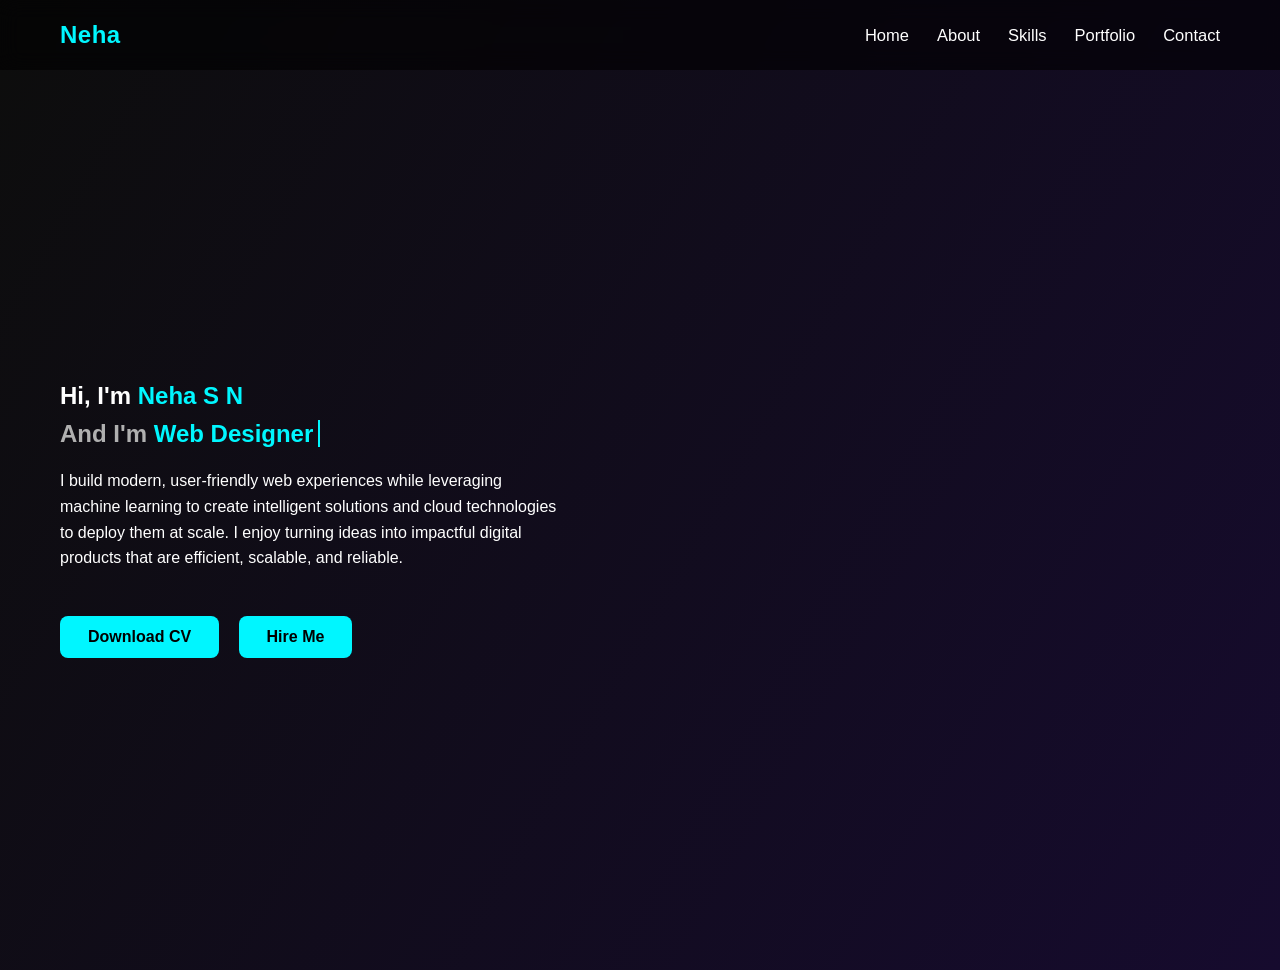
<file: index.html>
<!DOCTYPE html>
<html lang="en">
<head>
  <meta charset="UTF-8" />
  <title>Home | Portfolio</title>
  <link rel="stylesheet" href="style.css" />
</head>
<body>

  <!-- NAVBAR -->
  <nav class="navbar">
    <h2 class="logo">Neha</h2>
    <div class="nav-links">
      <a href="index.html">Home</a>
      <a href="about.html">About</a>
      <a href="skills.html">Skills</a>
      <a href="projects.html">Portfolio</a>
      <a href="contact.html">Contact</a>
    </div>
  </nav>

  <!-- HERO -->
  <section class="hero">
    <div class="hero-left">
      <h1>Hi, I'm <span>Neha S N</span></h1>
      <h2>And I'm <span class = "typing"></span></h2>
      <script>
  const roles = [
    "Web Designer",
    "Machine Learning Engineer",
    "Cloud Enthusiast"
  ];

  let roleIndex = 0;
  let charIndex = 0;
  let isDeleting = false;
  const typingElement = document.querySelector(".typing");

  function typeEffect() {
    const currentRole = roles[roleIndex];
    if (!isDeleting) {
      typingElement.textContent = currentRole.substring(0, charIndex++);
      if (charIndex > currentRole.length) {
        setTimeout(() => isDeleting = true, 1000);
      }
    } else {
      typingElement.textContent = currentRole.substring(0, charIndex--);
      if (charIndex === 0) {
        isDeleting = false;
        roleIndex = (roleIndex + 1) % roles.length;
      }
    }
    setTimeout(typeEffect, isDeleting ? 60 : 100);
  }

  typeEffect();
</script>

      <p>
       I build modern, user-friendly web experiences while leveraging machine learning to create intelligent solutions and cloud technologies to deploy them at scale. I enjoy turning ideas into impactful digital products that are efficient, scalable, and reliable.
      </p>

      <div class="hero-buttons">
        <a href="assets/NEHA S N.pdf" class="btn" download>Download CV</a>
        <a href="contact.html" class="btn secondary">Hire Me</a>
      </div>

      
    </div>
  </section>

</body>
</html>
</file>
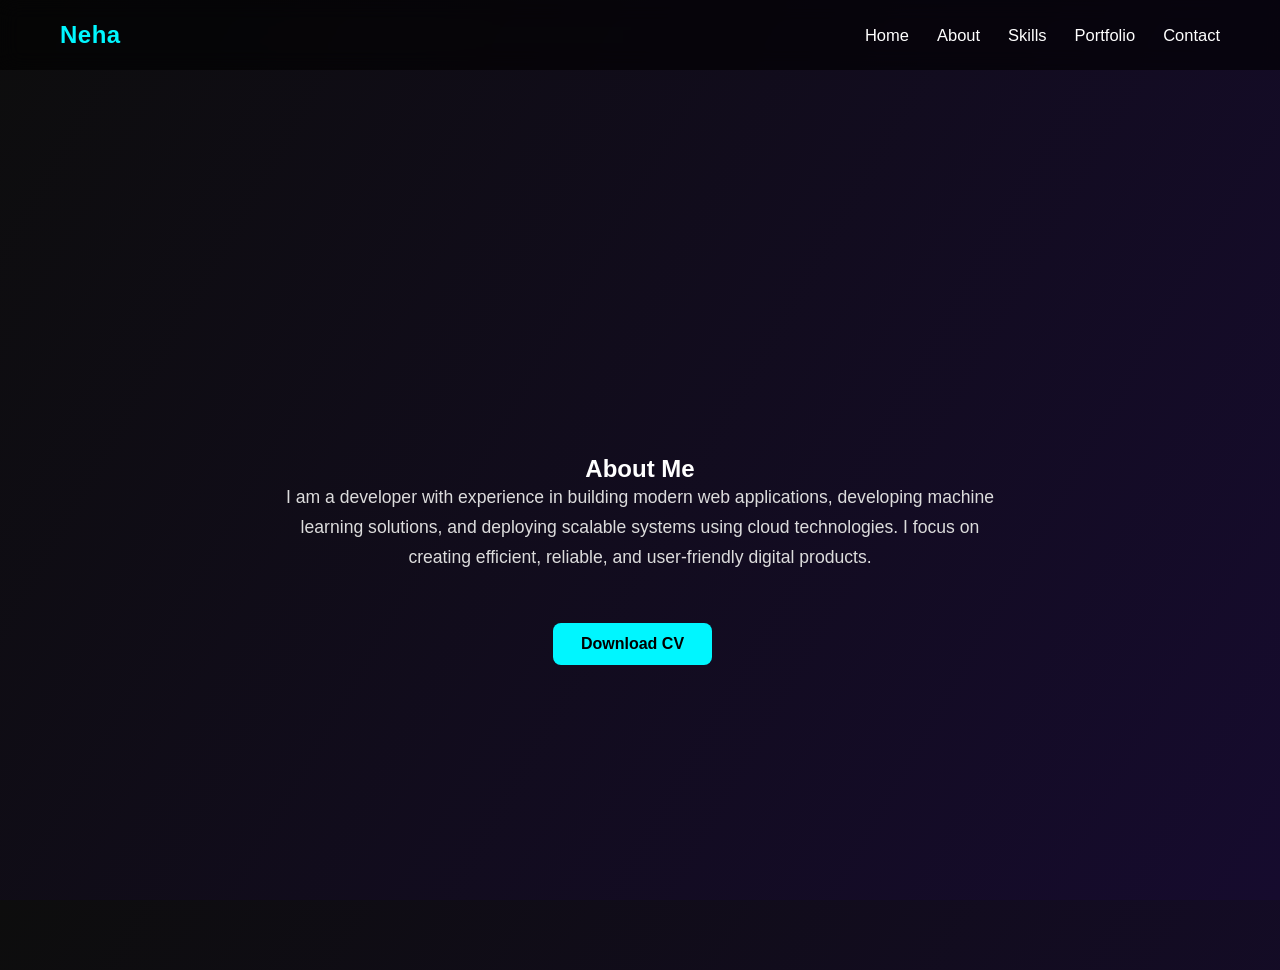
<file: about.html>
<!DOCTYPE html>
<html lang="en">
<head>
  <meta charset="UTF-8" />
  <title>Home | Portfolio</title>
  <link rel="stylesheet" href="style.css" />
</head>
<body>

  <!-- NAVBAR -->
  <nav class="navbar">
    <h2 class="logo">Neha</h2>
    <div class="nav-links">
      <a href="index.html">Home</a>
      <a href="about.html">About</a>
      <a href="skills.html">Skills</a>
      <a href="projects.html">Portfolio</a>
      <a href="contact.html">Contact</a>
    </div>
  </nav>
  <section id="about" class="about">
  <div class="about-container">
    <h1>About Me</h1>

    <p>
      I am a developer with experience in building modern web applications,
      developing machine learning solutions, and deploying scalable systems
      using cloud technologies. I focus on creating efficient, reliable, and
      user-friendly digital products.
    </p>

    <a href="assets/NEHA S N.pdf" class="btn" download>
      Download CV
    </a>
  </div>
</section>
</file>
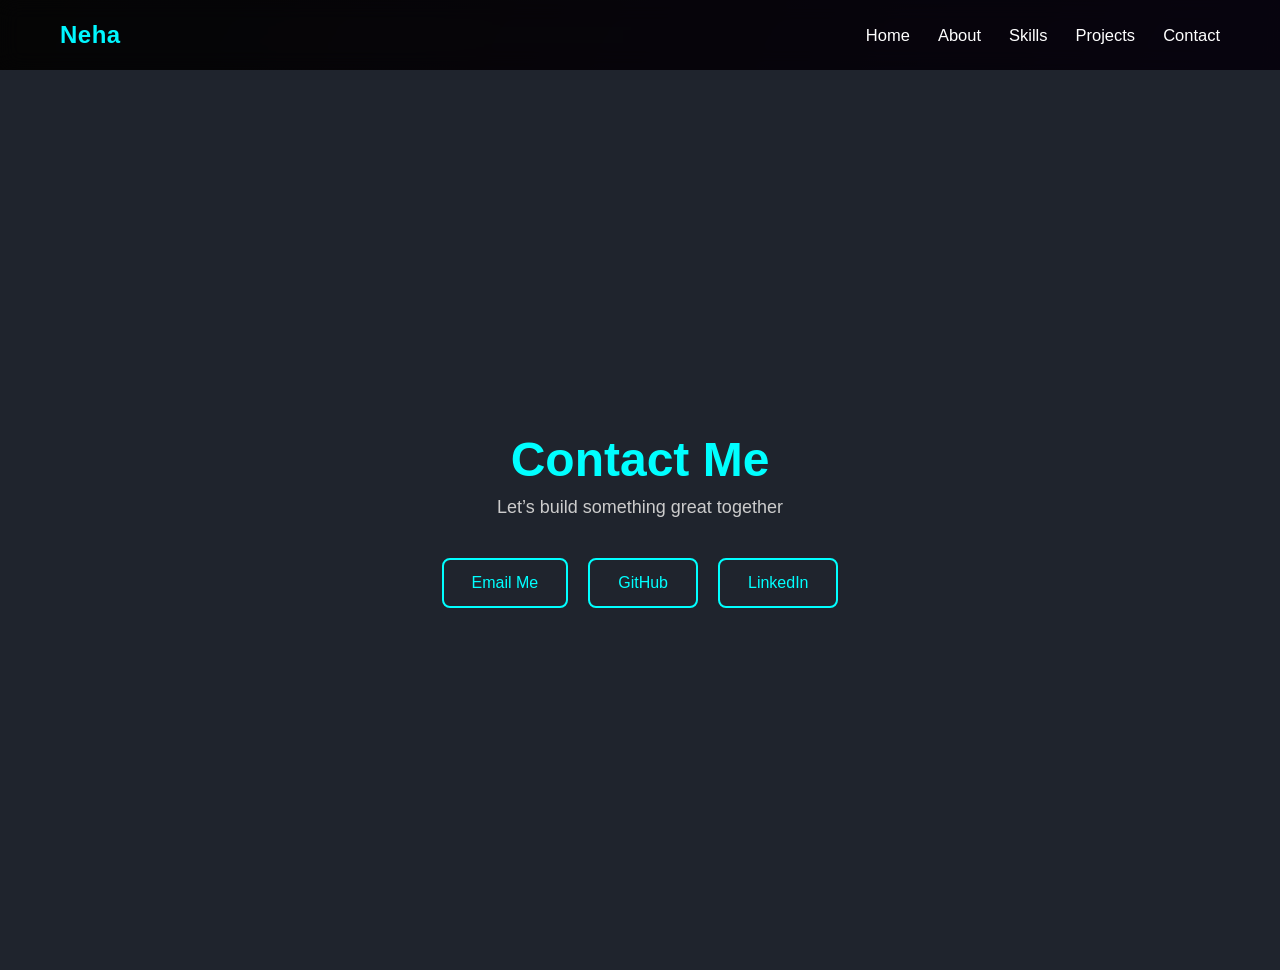
<file: contact.html>
<!DOCTYPE html>
<html>
<head>
  <title>Contact | Portfolio</title>
  <link rel="stylesheet" href="style.css">
</head>
<body>

<nav class="navbar">
  <h2 class="logo">Neha</h2>
  <div class="nav-links">
    <a href="index.html">Home</a>
     <a href="about.html">About</a>
    <a href="skills.html">Skills</a>
    <a href="projects.html">Projects</a>
    <a href="contact.html">Contact</a>
  </div>
</nav>

<section class="contact" id="contact">
  <h2>Contact Me</h2>
  <p>Let’s build something great together</p>

  <div class="contact-box">
    <a href="nehasn0405@gmail.com" class="contact-btn">Email Me</a>
    <a href="https://github.com/pluie-carino" target="_blank" class="contact-btn">GitHub</a>
    <a href="https://linkedin.com/in/nehasn0405" target="_blank" class="contact-btn">LinkedIn</a>
  </div>
</section>


</body>
</html>
</file>
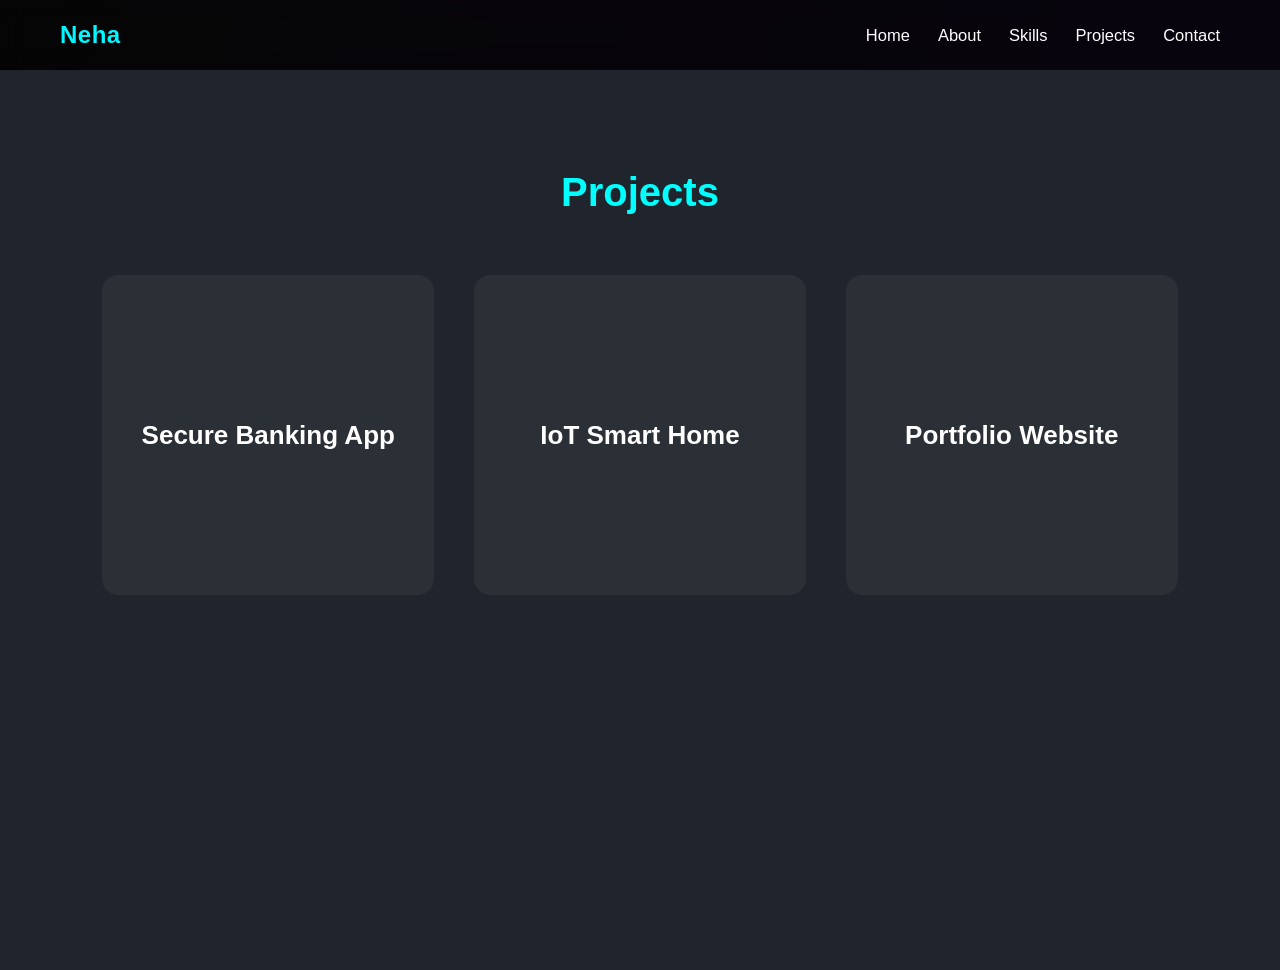
<file: projects.html>
<!DOCTYPE html>
<html>
<head>
  <title>Projects | Portfolio</title>
  <link rel="stylesheet" href="style.css">
</head>
<body>

<nav class="navbar">
  <h2 class="logo">Neha</h2>
  <div class="nav-links">
    <a href="index.html">Home</a>
    <a href="about.html">About</a>
    <a href="skills.html">Skills</a>
    <a href="projects.html">Projects</a>
    <a href="contact.html">Contact</a>
  </div>
</nav>

<section class="projects" id="projects">
  <h2 class="projects-title">Projects</h2>

  <div class="projects-grid">

    <!-- Banking App -->
    <div class="project-box">
      <div class="project-front">
        <h3>Secure Banking App</h3>
      </div>

      <div class="project-back">
        <h3>Secure Banking App</h3>
        <p>
          A full-stack banking application with secure login authentication,
          real-time balance display, and transaction management.
        </p>
        <span>HTML • CSS • JavaScript • Node.js • Express</span>
      </div>
    </div>

    <!-- IoT Project -->
    <div class="project-box">
      <div class="project-front">
        <h3>IoT Smart Home</h3>
      </div>

      <div class="project-back">
        <h3>IoT Smart Home</h3>
        <p>
          Smart home system using Arduino and sensors to monitor and control
          devices remotely.
        </p>
        <span>Arduino • Sensors • IoT</span>
      </div>
    </div>

    <!-- Portfolio -->
    <div class="project-box">
      <div class="project-front">
        <h3>Portfolio Website</h3>
      </div>

      <div class="project-back">
        <h3>Portfolio Website</h3>
        <p>
          Personal portfolio showcasing skills, projects, and contact
          information with modern UI.
        </p>
        <span>HTML • CSS • JavaScript</span>
      </div>
    </div>

  </div>
</section>


</body>
</html>
</file>
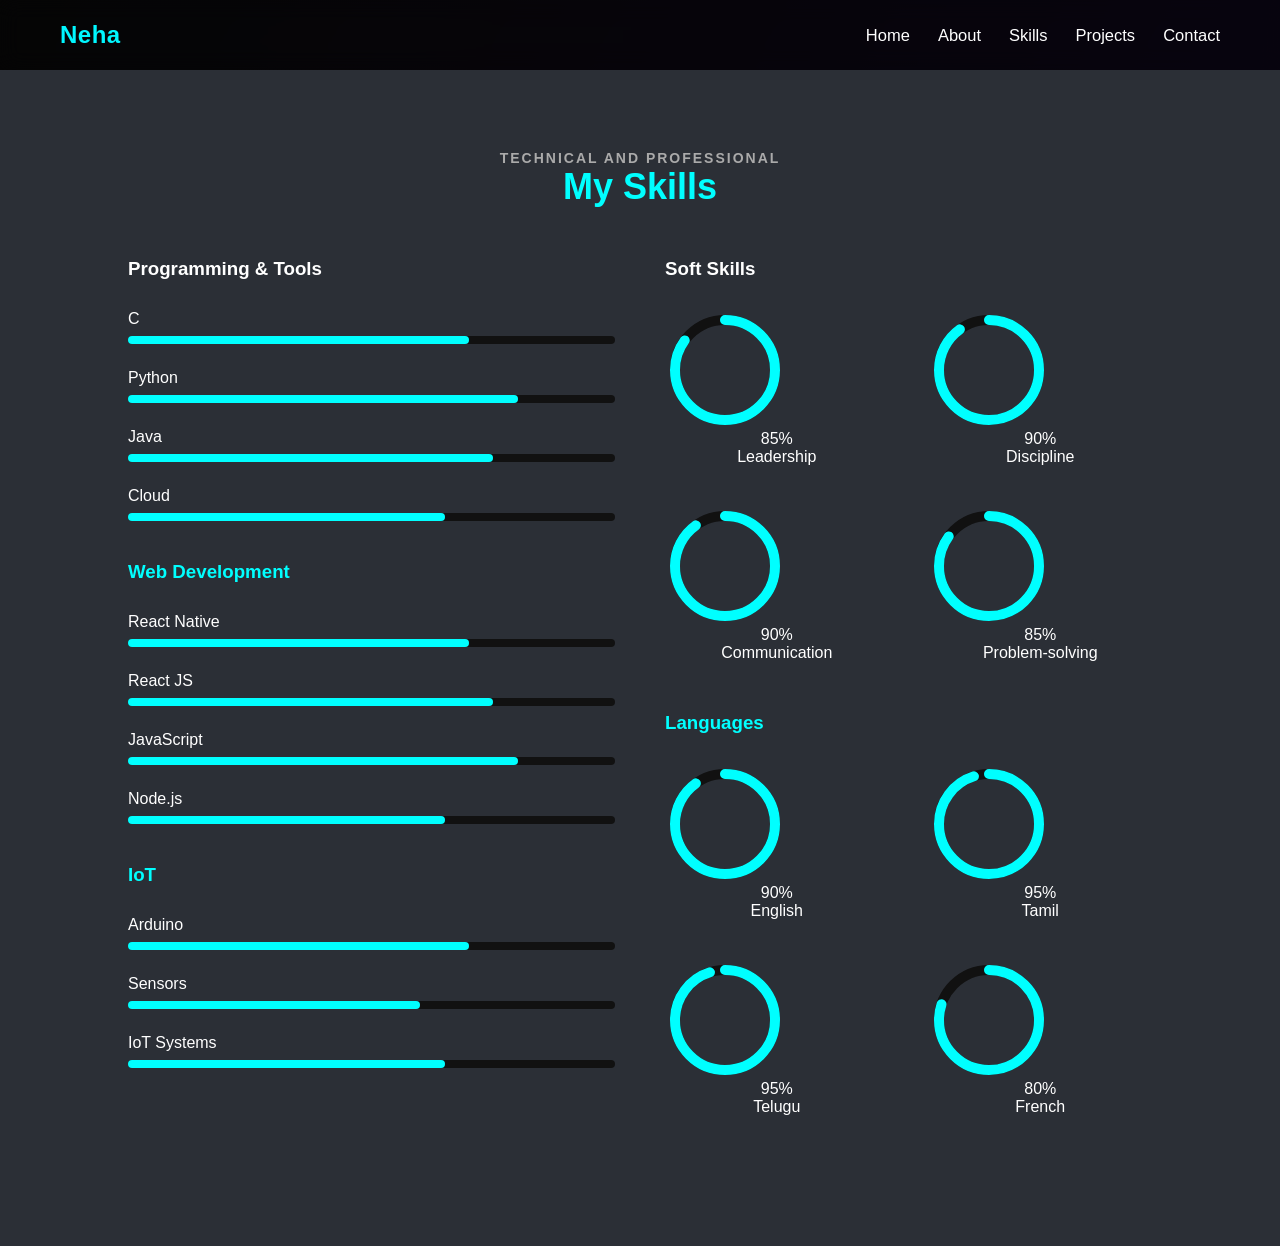
<file: skills.html>
<!DOCTYPE html>
<html>
<head>
  <title>Skills | Portfolio</title>
  <link rel="stylesheet" href="style.css">
</head>
<body>

<nav class="navbar">
  <h2 class="logo">Neha</h2>
  <div class="nav-links">
    <a href="index.html">Home</a>
     <a href="about.html">About</a>
    <a href="skills.html">Skills</a>
    <a href="projects.html">Projects</a>
    <a href="contact.html">Contact</a>
  </div>
</nav>

<section class="skills" id="skills">
  <h3 class="skills-subtitle">TECHNICAL AND PROFESSIONAL</h3>
  <h2 class="skills-title">My Skills</h2>

  <div class="skills-container">

    <!-- LEFT SIDE -->
    <div class="technical-skills">

      <h3>Programming & Tools</h3>

      <div class="skill">
        <span>C</span>
        <div class="bar"><div class="progress c"></div></div>
      </div>

      <div class="skill">
        <span>Python</span>
        <div class="bar"><div class="progress python"></div></div>
      </div>

      <div class="skill">
        <span>Java</span>
        <div class="bar"><div class="progress java"></div></div>
      </div>

      <div class="skill">
        <span>Cloud</span>
        <div class="bar"><div class="progress cloud"></div></div>
      </div>

      <h3 class="group-title">Web Development</h3>

      <div class="skill">
        <span>React Native</span>
        <div class="bar"><div class="progress react-native"></div></div>
      </div>

      <div class="skill">
        <span>React JS</span>
        <div class="bar"><div class="progress react"></div></div>
      </div>

      <div class="skill">
        <span>JavaScript</span>
        <div class="bar"><div class="progress js"></div></div>
      </div>

      <div class="skill">
        <span>Node.js</span>
        <div class="bar"><div class="progress node"></div></div>
      </div>

      <h3 class="group-title">IoT</h3>

      <div class="skill">
        <span>Arduino</span>
        <div class="bar"><div class="progress arduino"></div></div>
      </div>

      <div class="skill">
        <span>Sensors</span>
        <div class="bar"><div class="progress sensors"></div></div>
      </div>

      <div class="skill">
        <span>IoT Systems</span>
        <div class="bar"><div class="progress iot"></div></div>
      </div>

    </div>

    <!-- RIGHT SIDE -->
    <div class="professional-skills">

      <h3>Soft Skills</h3>

      <div class="circle-container">
        <div class="circle">
          <svg>
            <circle cx="60" cy="60" r="50"></circle>
            <circle cx="60" cy="60" r="50" style="--percent:85;"></circle>
          </svg>
          <span>85%</span>
          <p>Leadership</p>
        </div>

        <div class="circle">
          <svg>
            <circle cx="60" cy="60" r="50"></circle>
            <circle cx="60" cy="60" r="50" style="--percent:90;"></circle>
          </svg>
          <span>90%</span>
          <p>Discipline</p>
        </div>

        <div class="circle">
          <svg>
            <circle cx="60" cy="60" r="50"></circle>
            <circle cx="60" cy="60" r="50" style="--percent:90;"></circle>
          </svg>
          <span>90%</span>
          <p>Communication</p>
        </div>

        <div class="circle">
          <svg>
            <circle cx="60" cy="60" r="50"></circle>
            <circle cx="60" cy="60" r="50" style="--percent:85;"></circle>
          </svg>
          <span>85%</span>
          <p>Problem-solving</p>
        </div>
      </div>

      <h3 class="group-title">Languages</h3>

      <div class="circle-container">
        <div class="circle">
          <svg>
            <circle cx="60" cy="60" r="50"></circle>
            <circle cx="60" cy="60" r="50" style="--percent:90;"></circle>
          </svg>
          <span>90%</span>
          <p>English</p>
        </div>

        <div class="circle">
          <svg>
            <circle cx="60" cy="60" r="50"></circle>
            <circle cx="60" cy="60" r="50" style="--percent:95;"></circle>
          </svg>
          <span>95%</span>
          <p>Tamil</p>
        </div>

        <div class="circle">
          <svg>
            <circle cx="60" cy="60" r="50"></circle>
            <circle cx="60" cy="60" r="50" style="--percent:95;"></circle>
          </svg>
          <span>95%</span>
          <p>Telugu</p>
        </div>

        <div class="circle">
          <svg>
            <circle cx="60" cy="60" r="50"></circle>
            <circle cx="60" cy="60" r="50" style="--percent:80;"></circle>
          </svg>
          <span>80%</span>
          <p>French</p>
        </div>
      </div>

    </div>
  </div>
</section>



</body>
</html>
</file>
<file: style.css>
* {
  margin: 0;
  padding: 0;
  box-sizing: border-box;
  font-family: Arial, sans-serif;
}

body {
  background: #0d0d0d;
  color: white;
  background: linear-gradient(120deg, #0d0d0d, #160b2e);
}
html, body {
  width: 100%;
  height: 100%;
  margin: 0;
  padding: 0;
}
.main {
    min-height: 100vh;
}

/* NAVBAR */
.navbar {
  display: flex;
  justify-content: space-between;
  padding: 0 60px;
  height: 70px;
  align-items: center;
  background: rgba(0,0,0,0.6);
  backdrop-filter: blur(10px);

}

.logo {
    font-size: 24px;
    font-weight: 700;
    color: #00f7ff;
    letter-spacing: 0.5px;
}

.nav-links {
  display: flex;
  gap: 28px;
}

.nav-links a {
  font-size: 16.5px;            /* slightly bigger */
  font-weight: 500;
  color: #ffffff;
  text-decoration: none;
  position: relative;
  transition: color 0.3s ease;
}
.nav-links a::after {
  content: "";
  position: absolute;
  left: 0;
  bottom: -6px;
  width: 0%;
  height: 2px;
  background: #00f5ff;
  transition: width 0.3s ease;
}

.nav-links a:hover {
  color: #00f5ff;
}

.nav-links a:hover::after {
  width: 100%;
}


/* HERO */
.hero {
  display: flex;
  justify-content: space-between;
  align-items: center;
  padding: 80px 60px;
  width: 100%;
  min-height: 100vh;
}

.hero span {
  color: #00f7ff;
}

.hero h3 {
  margin: 10px 0;
  color: #b0b0b0;
}

.btn {
  display: inline-block;
  margin-top: 20px;
  padding: 12px 24px;
  background: #00f7ff;
  color: black;
  text-decoration: none;
}
/* SECTIONS */
.section {
  padding: 60px;
}

.dark {
  background: #161616;
}

.skills {
  background: #2b2f36;
  padding: 80px 10%;
  color: white;
}

.skills-subtitle {
  text-align: center;
  color: #aaa;
  font-size: 14px;
  letter-spacing: 2px;
}

.skills-title {
  text-align: center;
  color: #00ffff;
  font-size: 36px;
  margin-bottom: 50px;
}

/* Layout */
.skills-container {
  display: grid;
  grid-template-columns: 1fr 1fr;
  gap: 50px;
}

/* LEFT SIDE */
.technical-skills h3,
.professional-skills h3 {
  margin-bottom: 30px;
}

.skill {
  margin-bottom: 25px;
}

.skill span {
  display: block;
  margin-bottom: 8px;
}

.bar {
  position: relative;
  height: 8px;
  background: #111;
  border-radius: 10px;
}

.progress {
  height: 100%;
  background: #00ffff;
  border-radius: 10px;
}

.percent {
  position: absolute;
  right: 0;
  top: -22px;
  font-size: 12px;
}

/* Skill widths */
.html { width: 72%; }
.figma { width: 90%; }
.js { width: 80%; }
.css { width: 62%; }

/* RIGHT SIDE */
.circle-container {
  display: grid;
  grid-template-columns: repeat(2, 1fr);
  gap: 40px;
  margin-bottom: 50px;
}

.circle {
  display:flex;
  flex-direction: column;
  text-align: center;
}

.circle svg {
  width: 120px;
  height: 120px;
  transform: rotate(-90deg);
}

.circle circle {
  fill: none;
  stroke-width: 10;
  stroke: #111;
}

.circle circle:nth-child(2) {
  stroke: #00ffff;
  stroke-dasharray: 314;
  stroke-dashoffset: calc(314 - (314 * var(--percent)) / 100);
  stroke-linecap: round;
}


/* Text BELOW circle */
.circle-text {
  margin-top: 10px;
  text-align: center;
}

.circle-text .label {
  font-size: 14px;
  margin-bottom: 4px;
}

.circle-text .percent-text {
  font-size: 16px;
  font-weight: bold;
  color: #00ffff;
}

/* Section headings */
.professional-skills h3 {
  margin-bottom: 30px;
}
/* Skill widths */
.c { width: 70%; }
.python { width: 80%; }
.java { width: 75%; }
.cloud { width: 65%; }

.react-native { width: 70%; }
.react { width: 75%; }
.js { width: 80%; }
.node { width: 65%; }

.arduino { width: 70%; }
.sensors { width: 60%; }
.iot { width: 65%; }

.group-title {
  margin-top: 40px;
  color: #00ffff;
}
.projects {
  background: #1f242d;
  padding: 100px 8%;
  min-height: 100vh;
}

.projects-title {
  text-align: center;
  font-size: 40px;
  color: #00ffff;
  margin-bottom: 60px;
}

/* Grid */
.projects-grid {
  display: grid;
  grid-template-columns: repeat(auto-fit, minmax(280px, 1fr));
  gap: 40px;
}

/* Project box */
.project-box {
  position: relative;
  height: 320px;
  background: #2b2f36;
  border-radius: 16px;
  overflow: hidden;
  cursor: pointer;
  transition: 0.4s ease;
}

/* Front */
.project-front,
.project-back {
  position: absolute;
  inset: 0;
  display: flex;
  flex-direction: column;
  justify-content: center;
  align-items: center;
  padding: 30px;
  text-align: center;
  transition: 0.4s ease;
}

/* Front text */
.project-front h3 {
  font-size: 26px;
  color: white;
}

/* Back */
.project-back {
  background: linear-gradient(135deg, #00ffff, #00bcd4);
  color: #000;
  opacity: 0;
  transform: scale(0.9);
}

.project-back h3 {
  font-size: 22px;
  margin-bottom: 15px;
}

.project-back p {
  font-size: 14px;
  margin-bottom: 15px;
}

.project-back span {
  font-size: 13px;
  font-weight: 600;
}

/* Hover effect */
.project-box:hover {
  box-shadow: 0 0 30px rgba(0, 255, 255, 0.6);
  transform: translateY(-10px);
}

.project-box:hover .project-front {
  opacity: 0;
}

.project-box:hover .project-back {
  opacity: 1;
  transform: scale(1);
}
.contact {
  min-height: 100vh;
  background: #1f242d;
  display: flex;
  flex-direction: column;
  justify-content: center;
  align-items: center;
  text-align: center;
  padding: 0 20px;
}

.contact h2 {
  font-size: 48px;
  color: #00ffff;
  margin-bottom: 10px;
}

.contact p {
  font-size: 18px;
  color: #ccc;
  margin-bottom: 40px;
}

.contact-box {
  display: flex;
  gap: 20px;
  flex-wrap: wrap;
  justify-content: center;
}

.contact-btn {
  padding: 14px 28px;
  border: 2px solid #00ffff;
  border-radius: 8px;
  color: #00ffff;
  text-decoration: none;
  font-size: 16px;
  transition: 0.3s;
}

.contact-btn:hover {
  background: #00ffff;
  color: #000;
  box-shadow: 0 0 20px rgba(0, 255, 255, 0.6);
}
/* FOOTER */
footer {
  text-align: center;
  padding: 20px;
  background: #000;
}
/* HERO ADVANCED */
.hero {
  display: flex;
  justify-content: space-between;
  align-items: center;
  padding: 90px 60px;
  background: linear-gradient(120deg, #0d0d0d, #160b2e);
}

.hero-left {
  max-width: 500px;
}

.hero-left h1 span {
  color: #00f7ff;
}

.hero-left h2 {
  margin: 10px 0;
  color: #b0b0b0;
}

.hero-left p {
  margin: 20px 0;
  line-height: 1.6;
}

.hero-buttons {
  margin-top: 25px;
}

.btn {
  padding: 12px 24px;
  text-decoration: none;
  border-radius: 6px;
  margin-right: 15px;
}

.secondary {
   background: #00f7ff;
  color: black;
}

/* RIGHT SIDE */
.hero-right {
  position: relative;
}

.hero-right img {
  width: 260px;
  border-radius: 10px;
  position: relative;
  z-index: 2;
}


.typing {
  color: #00f7ff;
  border-right: 2px solid #00f7ff;
  padding-right: 5px;
  animation: blink 0.7s infinite;
}
.about {
  min-height: 100vh;
  display: flex;
  align-items: center;
  justify-content: center;
  padding-top: 80px; /* space for navbar */
}
.about-container {
  max-width: 800px;
  text-align: center;
  padding: 40px;
}
.about h2 {
  font-size: 2.8rem;
  margin-bottom: 20px;
  color: #00f6ff;
}

.about p {
  font-size: 1.1rem;
  line-height: 1.7;
  margin-bottom: 30px;
  color: #dcdcdc;
}
/* Assuming this is your about section container */
.about-section {
  display: flex;           /* enable flexbox */
  flex-direction: column;  /* stack items vertically */
  justify-content: center; /* center vertically */
  align-items: center;     /* center horizontally */
  min-height: 100vh;       /* make section full height of viewport */
  text-align: center;      /* center text */
}

.btn {
  padding: 12px 28px;
  background: #00f6ff;
  color: #000;
  border-radius: 8px;
  text-decoration: none;
  font-weight: 600;
}


@keyframes blink {
  50% { border-color: transparent; }
}
</file>
